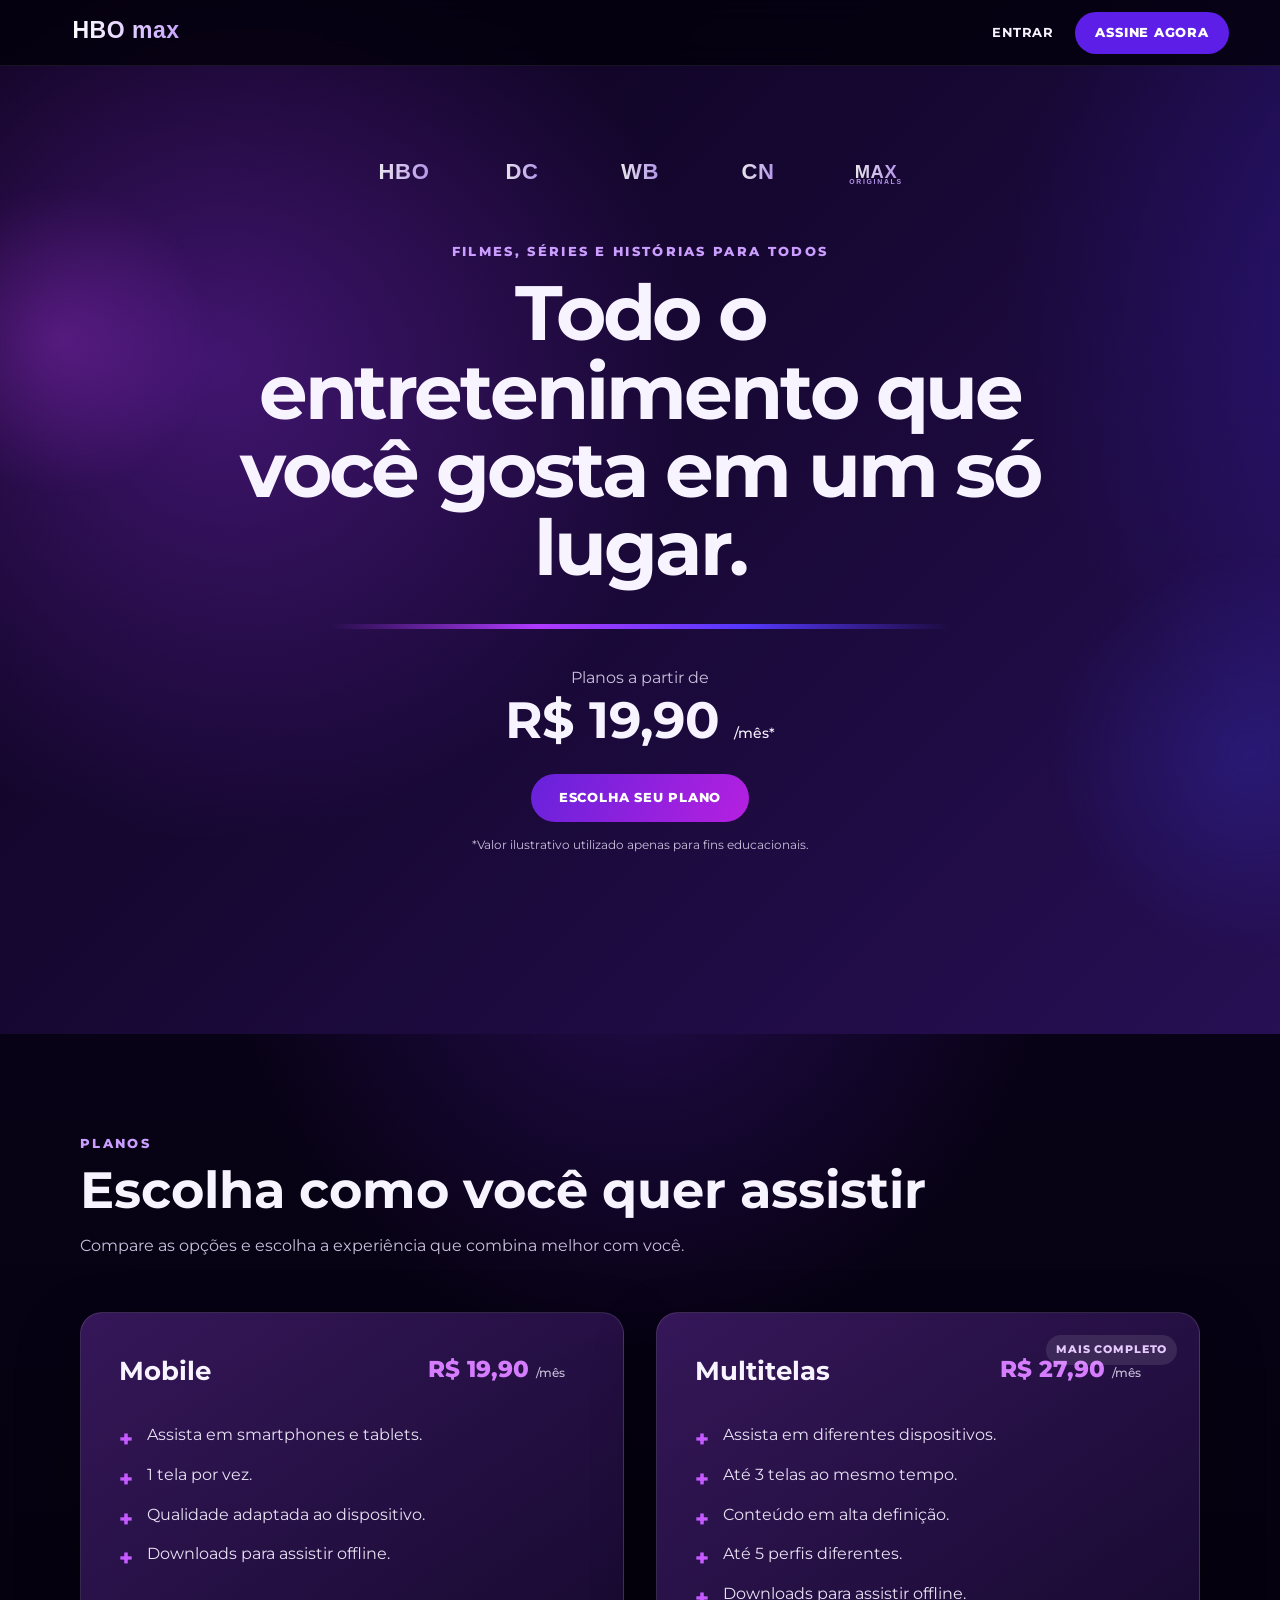
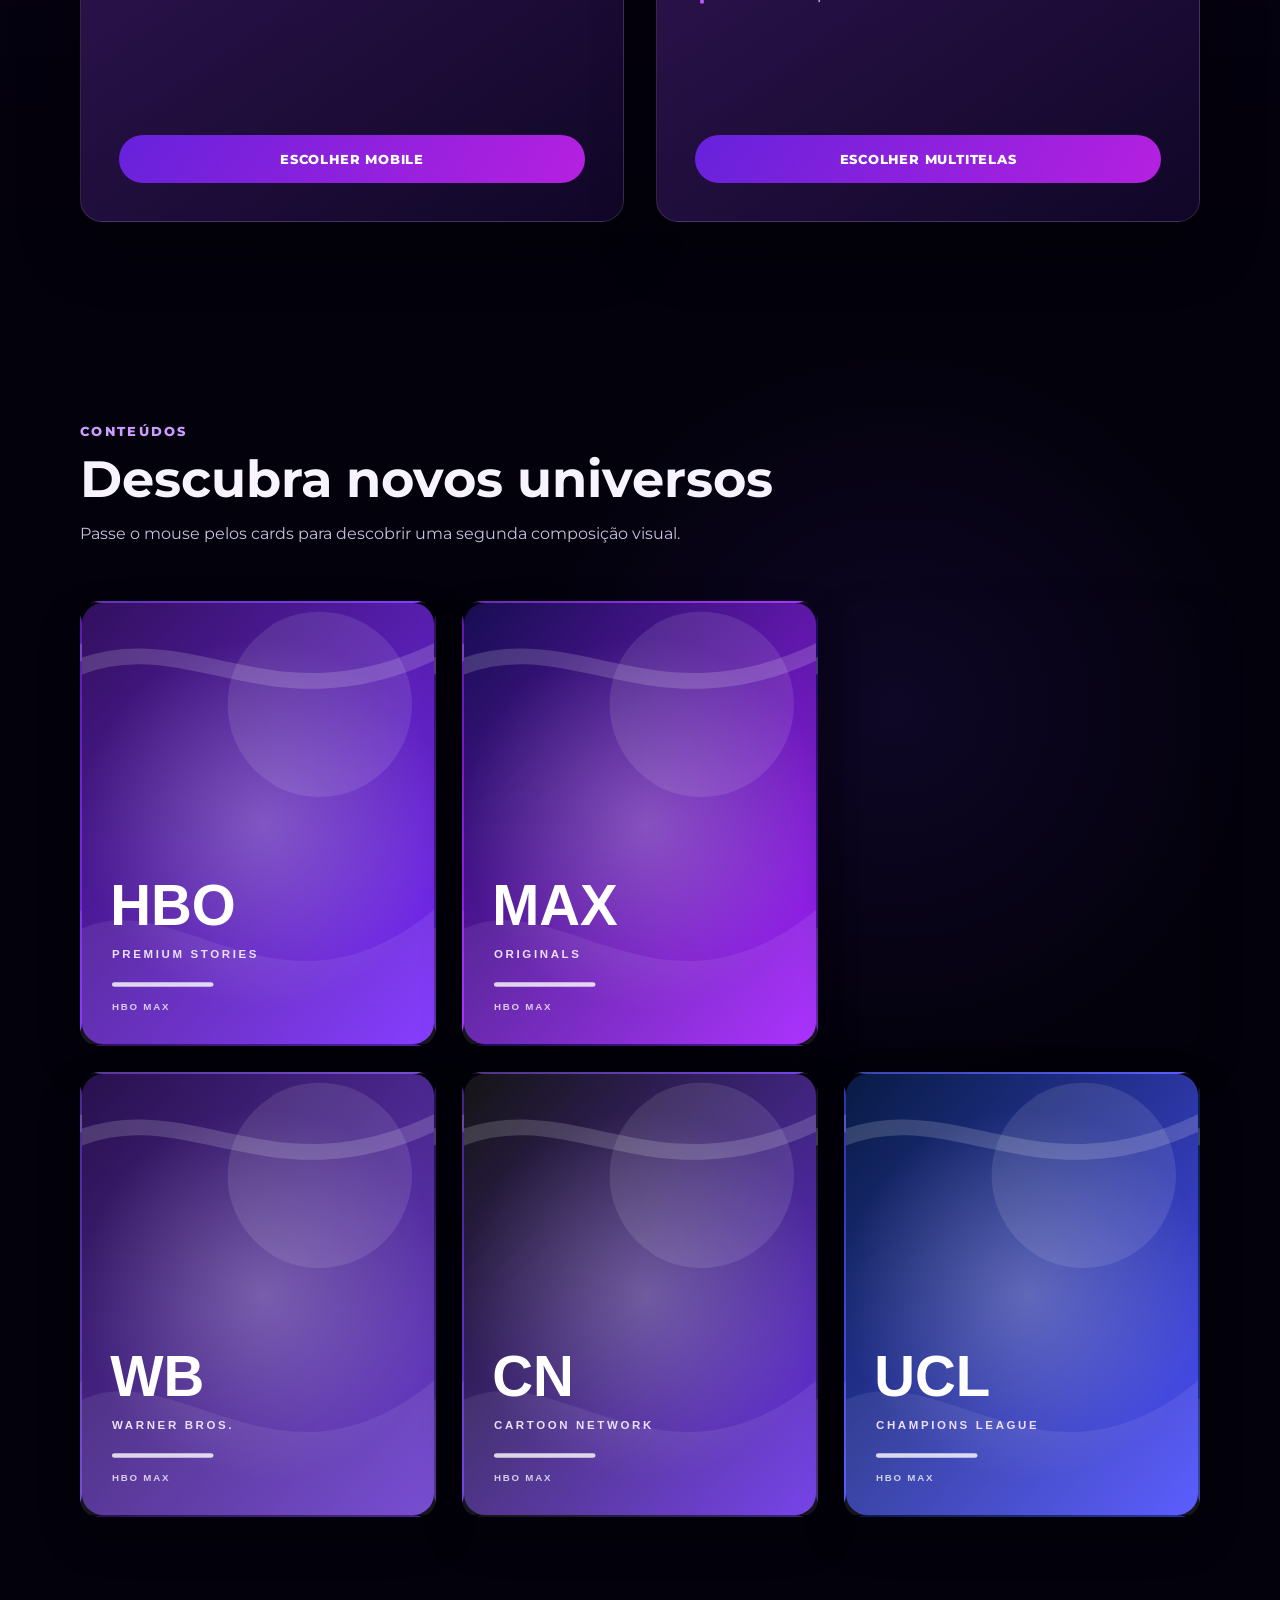
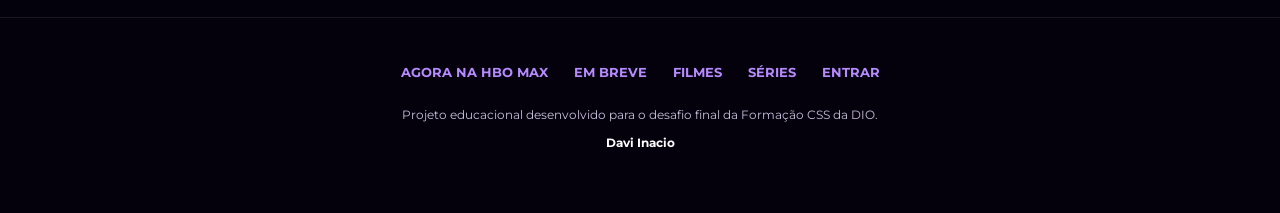
<file: index.html>
<!DOCTYPE html>
<html lang="pt-BR">
<head>
  <meta charset="UTF-8">
  <meta name="viewport" content="width=device-width, initial-scale=1.0">
  <meta name="description" content="Clone educacional inspirado na HBO Max, desenvolvido com HTML e CSS para o desafio final da formação CSS da DIO.">
  <title>HBO Max — Desafio DIO</title>
  <link rel="preconnect" href="https://fonts.googleapis.com">
  <link rel="preconnect" href="https://fonts.gstatic.com" crossorigin>
  <link href="https://fonts.googleapis.com/css2?family=Montserrat:wght@400;500;600;700;800&display=swap" rel="stylesheet">
  <link rel="stylesheet" href="style.css">
</head>
<body>
  <nav class="menu">
    <a class="brand" href="#top" aria-label="Página inicial HBO Max">
      <img src="assets/hbomax-logo.svg" alt="HBO Max">
    </a>

    <div class="menu__actions">
      <a class="menu__link" href="login.html">Entrar</a>
      <a class="button button--small" href="#plans">Assine agora</a>
    </div>
  </nav>

  <header class="hero" id="top">
    <div class="hero__content container">
      <div class="channels" aria-label="Marcas disponíveis na plataforma">
        <img src="assets/hbo.svg" alt="HBO">
        <img src="assets/dc.svg" alt="DC">
        <img src="assets/wb.svg" alt="Warner Bros.">
        <img src="assets/cn.svg" alt="Cartoon Network">
        <img src="assets/max.svg" alt="Max Originals">
      </div>

      <p class="eyebrow">Filmes, séries e histórias para todos</p>
      <h1>Todo o entretenimento que você gosta em um só lugar.</h1>
      <div class="divider" aria-hidden="true"></div>

      <div class="offer">
        <span>Planos a partir de</span>
        <strong>R$ 19,90 <small>/mês*</small></strong>
      </div>

      <a class="button button--gradient hero__cta" href="#plans">Escolha seu plano</a>
      <p class="legal-text">*Valor ilustrativo utilizado apenas para fins educacionais.</p>
    </div>
  </header>

  <main>
    <section class="plans section" id="plans">
      <div class="container">
        <p class="eyebrow">Planos</p>
        <h2>Escolha como você quer assistir</h2>
        <p class="section__intro">Compare as opções e escolha a experiência que combina melhor com você.</p>

        <div class="plans__grid">
          <article class="plan-card">
            <div>
              <div class="plan-card__header">
                <h3>Mobile</h3>
                <p class="price">R$ 19,90 <span>/mês</span></p>
              </div>
              <ul>
                <li>Assista em smartphones e tablets.</li>
                <li>1 tela por vez.</li>
                <li>Qualidade adaptada ao dispositivo.</li>
                <li>Downloads para assistir offline.</li>
              </ul>
            </div>
            <a class="button button--gradient" href="#contents">Escolher Mobile</a>
          </article>

          <article class="plan-card plan-card--featured">
            <span class="plan-card__badge">Mais completo</span>
            <div>
              <div class="plan-card__header">
                <h3>Multitelas</h3>
                <p class="price">R$ 27,90 <span>/mês</span></p>
              </div>
              <ul>
                <li>Assista em diferentes dispositivos.</li>
                <li>Até 3 telas ao mesmo tempo.</li>
                <li>Conteúdo em alta definição.</li>
                <li>Até 5 perfis diferentes.</li>
                <li>Downloads para assistir offline.</li>
              </ul>
            </div>
            <a class="button button--gradient" href="#contents">Escolher Multitelas</a>
          </article>
        </div>
      </div>
    </section>

    <section class="contents section" id="contents">
      <div class="container">
        <p class="eyebrow">Conteúdos</p>
        <h2>Descubra novos universos</h2>
        <p class="section__intro">Passe o mouse pelos cards para descobrir uma segunda composição visual.</p>

        <div class="contents__grid">
          <article class="content-card" style="--cover: url('assets/hbo-card.svg'); --hover-cover: url('assets/hbo-card-hover.svg');">
            <span class="sr-only">Conteúdos HBO</span>
          </article>
          <article class="content-card" style="--cover: url('assets/max-card.svg'); --hover-cover: url('assets/max-card-hover.svg');">
            <span class="sr-only">Max Originals</span>
          </article>
          <article class="content-card" style="--cover: url('assets/dc-card.svg'); --hover-cover: url('assets/dc-card-hover.svg');">
            <span class="sr-only">Conteúdos DC</span>
          </article>
          <article class="content-card" style="--cover: url('assets/wb-card.svg'); --hover-cover: url('assets/wb-card-hover.svg');">
            <span class="sr-only">Warner Bros.</span>
          </article>
          <article class="content-card" style="--cover: url('assets/cn-card.svg'); --hover-cover: url('assets/cn-card-hover.svg');">
            <span class="sr-only">Cartoon Network</span>
          </article>
          <article class="content-card" style="--cover: url('assets/champions-card.svg'); --hover-cover: url('assets/champions-card-hover.svg');">
            <span class="sr-only">Esportes</span>
          </article>
        </div>
      </div>
    </section>
  </main>

  <footer class="footer">
    <div class="container footer__content">
      <nav class="footer__nav" aria-label="Links do rodapé">
        <a href="#contents">Agora na HBO Max</a>
        <a href="#contents">Em breve</a>
        <a href="#contents">Filmes</a>
        <a href="#contents">Séries</a>
        <a href="login.html">Entrar</a>
      </nav>
      <p>Projeto educacional desenvolvido para o desafio final da Formação CSS da DIO.</p>
      <p class="footer__author">Davi Inacio</p>
    </div>
  </footer>
</body>
</html>
</file>
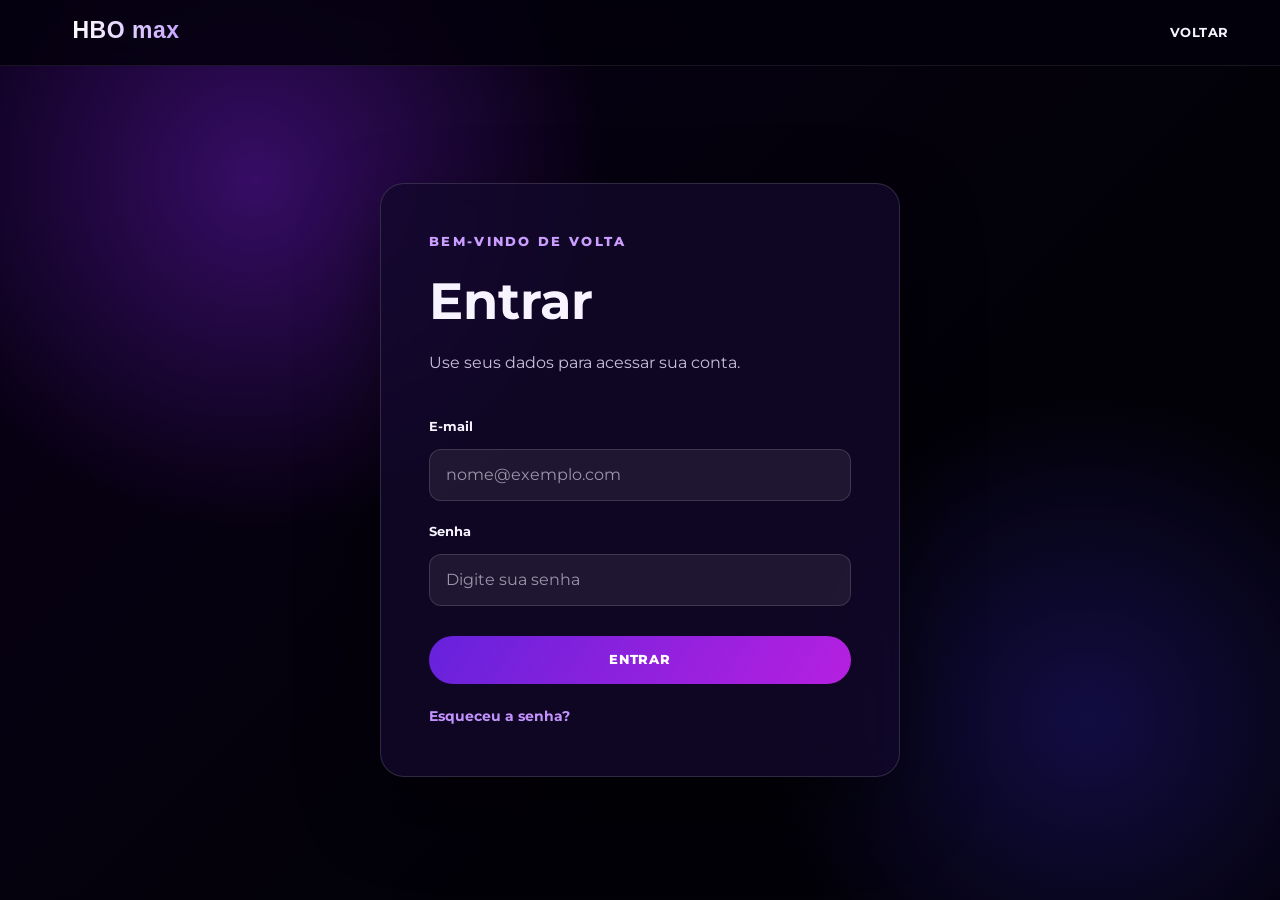
<file: login.html>
<!DOCTYPE html>
<html lang="pt-BR">
<head>
  <meta charset="UTF-8">
  <meta name="viewport" content="width=device-width, initial-scale=1.0">
  <title>Entrar — HBO Max</title>
  <link rel="preconnect" href="https://fonts.googleapis.com">
  <link rel="preconnect" href="https://fonts.gstatic.com" crossorigin>
  <link href="https://fonts.googleapis.com/css2?family=Montserrat:wght@400;500;600;700;800&display=swap" rel="stylesheet">
  <link rel="stylesheet" href="style.css">
  <link rel="stylesheet" href="login.css">
</head>
<body class="login-page">
  <nav class="menu">
    <a class="brand" href="index.html" aria-label="Voltar para a página inicial">
      <img src="assets/hbomax-logo.svg" alt="HBO Max">
    </a>
    <a class="menu__link" href="index.html">Voltar</a>
  </nav>

  <main class="login-main">
    <section class="login-card" aria-labelledby="login-title">
      <p class="eyebrow">Bem-vindo de volta</p>
      <h1 id="login-title">Entrar</h1>
      <p class="login-card__intro">Use seus dados para acessar sua conta.</p>

      <form class="login-form">
        <label for="email">E-mail</label>
        <input type="email" id="email" name="email" placeholder="nome@exemplo.com" required>

        <label for="password">Senha</label>
        <input type="password" id="password" name="password" placeholder="Digite sua senha" required>

        <button class="button button--gradient" type="submit">Entrar</button>
      </form>

      <a class="login-card__help" href="#">Esqueceu a senha?</a>
    </section>
  </main>
</body>
</html>
</file>
<file: style.css>
:root {
  --bg: #03010b;
  --bg-soft: #0d0622;
  --surface: rgba(32, 17, 67, 0.78);
  --surface-strong: #170b34;
  --text: #f7f4ff;
  --text-soft: #c9c0dc;
  --primary: #9d38ff;
  --secondary: #5d1ee8;
  --accent: #cf3fff;
  --border: rgba(255, 255, 255, 0.12);
  --shadow: 0 24px 60px rgba(0, 0, 0, 0.35);
}

* {
  margin: 0;
  padding: 0;
  box-sizing: border-box;
}

html {
  scroll-behavior: smooth;
}

body {
  min-height: 100vh;
  background: var(--bg);
  color: var(--text);
  font-family: "Montserrat", Arial, sans-serif;
  line-height: 1.6;
}

a {
  color: inherit;
  text-decoration: none;
}

img {
  max-width: 100%;
  display: block;
}

.container {
  width: min(1120px, calc(100% - 40px));
  margin-inline: auto;
}

.sr-only {
  position: absolute;
  width: 1px;
  height: 1px;
  padding: 0;
  margin: -1px;
  overflow: hidden;
  clip: rect(0, 0, 0, 0);
  white-space: nowrap;
  border: 0;
}

.menu {
  position: fixed;
  inset: 0 0 auto 0;
  z-index: 20;
  min-height: 64px;
  padding: 10px clamp(20px, 4vw, 56px);
  display: flex;
  align-items: center;
  justify-content: space-between;
  gap: 24px;
  background: rgba(3, 1, 11, 0.82);
  border-bottom: 1px solid rgba(255, 255, 255, 0.08);
  backdrop-filter: blur(14px);
}

.brand img {
  width: 150px;
}

.menu__actions {
  display: flex;
  align-items: center;
  gap: 22px;
}

.menu__link {
  font-weight: 700;
  letter-spacing: 0.04em;
  text-transform: uppercase;
  font-size: 0.82rem;
  transition: color 0.25s ease;
}

.menu__link:hover {
  color: #d8b5ff;
}

.button {
  position: relative;
  isolation: isolate;
  overflow: hidden;
  display: inline-flex;
  align-items: center;
  justify-content: center;
  min-height: 48px;
  padding: 0 28px;
  border: 0;
  border-radius: 999px;
  color: #fff;
  background: var(--secondary);
  font: inherit;
  font-size: 0.82rem;
  font-weight: 800;
  letter-spacing: 0.06em;
  text-transform: uppercase;
  cursor: pointer;
  transition: transform 0.25s ease, box-shadow 0.25s ease, background 0.25s ease;
}

.button::after {
  content: "";
  position: absolute;
  z-index: -1;
  inset: -50% auto -50% -40%;
  width: 35%;
  transform: rotate(18deg);
  background: rgba(255, 255, 255, 0.28);
  transition: left 0.5s ease;
}

.button:hover {
  transform: translateY(-2px);
  box-shadow: 0 14px 30px rgba(116, 38, 255, 0.35);
}

.button:hover::after {
  left: 120%;
}

.button--small {
  min-height: 42px;
  padding-inline: 20px;
}

.button--gradient {
  background: linear-gradient(120deg, #6622db, #b620e0, #7629ff);
  background-size: 200% 200%;
}

.hero {
  position: relative;
  min-height: 760px;
  padding: 150px 0 180px;
  display: grid;
  place-items: center;
  overflow: hidden;
  background:
    radial-gradient(circle at 12% 25%, rgba(160, 54, 255, 0.34), transparent 25%),
    radial-gradient(circle at 85% 20%, rgba(65, 40, 230, 0.38), transparent 27%),
    linear-gradient(-45deg, #21073b, #05010f, #311468, #090117);
  background-size: 140% 140%, 140% 140%, 400% 400%;
  animation: hero-gradient 12s ease-in-out infinite alternate;
}

.hero::before,
.hero::after {
  content: "";
  position: absolute;
  border-radius: 50%;
  filter: blur(6px);
  opacity: 0.5;
  pointer-events: none;
}

.hero::before {
  width: 320px;
  height: 320px;
  left: -100px;
  top: 180px;
  background: radial-gradient(circle, rgba(199, 63, 255, 0.5), transparent 68%);
  animation: orb-float 7s ease-in-out infinite;
}

.hero::after {
  width: 420px;
  height: 420px;
  right: -180px;
  bottom: 70px;
  background: radial-gradient(circle, rgba(63, 67, 255, 0.46), transparent 68%);
  animation: orb-float 9s ease-in-out infinite reverse;
}

.hero__content {
  position: relative;
  z-index: 2;
  display: flex;
  flex-direction: column;
  align-items: center;
  text-align: center;
}

.channels {
  max-width: 760px;
  display: flex;
  align-items: center;
  justify-content: center;
  flex-wrap: wrap;
  gap: 18px 26px;
  margin-bottom: 44px;
}

.channels img {
  width: 92px;
  height: 48px;
  object-fit: contain;
  opacity: 0;
  animation: channel-in 0.7s ease forwards;
}

.channels img:nth-child(2) { animation-delay: 0.1s; }
.channels img:nth-child(3) { animation-delay: 0.2s; }
.channels img:nth-child(4) { animation-delay: 0.3s; }
.channels img:nth-child(5) { animation-delay: 0.4s; }

.eyebrow {
  color: #ca9dff;
  font-size: 0.8rem;
  font-weight: 800;
  letter-spacing: 0.18em;
  text-transform: uppercase;
}

.hero h1 {
  max-width: 850px;
  margin-top: 12px;
  font-size: clamp(2.4rem, 6vw, 5rem);
  line-height: 1.02;
  letter-spacing: -0.04em;
}

.divider {
  width: min(620px, 78%);
  height: 5px;
  margin: 36px 0;
  border-radius: 999px;
  background: linear-gradient(90deg, transparent, #b03aff, #5538ff, transparent);
}

.offer {
  display: grid;
  gap: 4px;
  margin-bottom: 28px;
}

.offer span {
  color: var(--text-soft);
}

.offer strong {
  font-size: clamp(2rem, 4vw, 3.3rem);
  line-height: 1;
}

.offer small {
  font-size: 0.9rem;
  font-weight: 500;
}

.hero__cta {
  animation: wiggle 2.5s linear infinite, button-gradient 5s ease infinite;
}

.legal-text {
  margin-top: 14px;
  color: var(--text-soft);
  font-size: 0.72rem;
}

.section {
  padding: 100px 0;
}

.section h2 {
  margin-top: 8px;
  font-size: clamp(2rem, 4vw, 3.3rem);
  line-height: 1.1;
}

.section__intro {
  max-width: 720px;
  margin-top: 14px;
  color: var(--text-soft);
}

.plans {
  position: relative;
  background:
    radial-gradient(circle at 50% -10%, rgba(126, 42, 255, 0.22), transparent 35%),
    linear-gradient(180deg, #080216, #03010b);
}

.plans__grid {
  margin-top: 54px;
  display: grid;
  grid-template-columns: repeat(2, minmax(0, 1fr));
  gap: 32px;
  perspective: 1700px;
}

.plan-card {
  position: relative;
  min-height: 510px;
  padding: 38px;
  display: flex;
  flex-direction: column;
  justify-content: space-between;
  gap: 30px;
  border: 1px solid var(--border);
  border-radius: 22px;
  background: linear-gradient(145deg, rgba(64, 28, 105, 0.82), rgba(18, 7, 42, 0.9));
  box-shadow: var(--shadow);
  transform-style: preserve-3d;
  transition: transform 0.7s ease, border-color 0.3s ease, box-shadow 0.3s ease;
}

.plans__grid:has(.plan-card:first-child:hover) .plan-card:last-child {
  transform: rotateY(-12deg) scale(0.98);
}

.plans__grid:has(.plan-card:last-child:hover) .plan-card:first-child {
  transform: rotateY(12deg) scale(0.98);
}

.plan-card:hover {
  border-color: rgba(193, 106, 255, 0.65);
  box-shadow: 0 30px 70px rgba(68, 17, 134, 0.42);
}

.plan-card__badge {
  position: absolute;
  top: 22px;
  right: 22px;
  padding: 6px 10px;
  border-radius: 999px;
  background: rgba(255, 255, 255, 0.1);
  color: #e6caff;
  font-size: 0.68rem;
  font-weight: 800;
  letter-spacing: 0.08em;
  text-transform: uppercase;
}

.plan-card__header {
  display: flex;
  align-items: flex-start;
  justify-content: space-between;
  gap: 20px;
  padding-right: 20px;
}

.plan-card h3 {
  font-size: 1.6rem;
}

.price {
  color: #d67dff;
  font-weight: 800;
  font-size: 1.45rem;
  text-align: right;
}

.price span {
  color: var(--text-soft);
  font-size: 0.75rem;
  font-weight: 500;
}

.plan-card ul {
  margin-top: 30px;
  list-style: none;
  display: grid;
  gap: 14px;
}

.plan-card li {
  position: relative;
  padding-left: 28px;
  color: #e8e1f4;
}

.plan-card li::before {
  content: "+";
  position: absolute;
  left: 0;
  top: -1px;
  color: #c45aff;
  font-size: 1.45rem;
  font-weight: 800;
}

.contents {
  background:
    radial-gradient(circle at 70% 30%, rgba(72, 37, 180, 0.16), transparent 30%),
    #03010b;
}

.contents__grid {
  margin-top: 54px;
  display: grid;
  grid-template-columns: repeat(3, minmax(0, 1fr));
  gap: 26px;
}

.content-card {
  position: relative;
  aspect-ratio: 4 / 5;
  overflow: hidden;
  border-radius: 18px;
  border: 2px solid transparent;
  background-image: var(--cover);
  background-size: cover;
  background-position: center;
  box-shadow: 0 20px 40px rgba(0, 0, 0, 0.3);
  transition: transform 0.6s ease, border-color 0.35s ease, box-shadow 0.35s ease, background-image 0.35s ease;
}

.content-card::after {
  content: "";
  position: absolute;
  inset: 0;
  background: linear-gradient(180deg, transparent 55%, rgba(0, 0, 0, 0.45));
  opacity: 0;
  transition: opacity 0.4s ease;
}

.content-card:hover {
  transform: scale(1.045) translateY(-7px);
  border-color: rgba(188, 92, 255, 0.78);
  background-image: var(--hover-cover);
  box-shadow: 0 28px 60px rgba(105, 28, 201, 0.35);
}

.content-card:hover::after {
  opacity: 1;
}

.footer {
  padding: 44px 0 60px;
  border-top: 1px solid rgba(255, 255, 255, 0.08);
  background: #04010d;
}

.footer__content {
  text-align: center;
  color: var(--text-soft);
}

.footer__nav {
  display: flex;
  justify-content: center;
  flex-wrap: wrap;
  gap: 14px 26px;
  margin-bottom: 22px;
}

.footer__nav a {
  color: #b78bff;
  font-size: 0.82rem;
  font-weight: 700;
  text-transform: uppercase;
}

.footer__nav a:hover {
  color: #fff;
}

.footer p {
  font-size: 0.78rem;
}

.footer__author {
  margin-top: 8px;
  color: #fff;
  font-weight: 700;
}

@keyframes hero-gradient {
  0% { background-position: 0 0, 100% 0, 0% 50%; }
  50% { background-position: 20% 15%, 80% 10%, 100% 50%; }
  100% { background-position: 5% 5%, 95% 20%, 0% 50%; }
}

@keyframes orb-float {
  0%, 100% { transform: translate3d(0, 0, 0) scale(1); }
  50% { transform: translate3d(20px, -28px, 0) scale(1.08); }
}

@keyframes channel-in {
  from { opacity: 0; transform: translateY(16px) scale(0.94); }
  to { opacity: 0.9; transform: translateY(0) scale(1); }
}

@keyframes wiggle {
  0%, 10%, 42%, 100% { transform: rotate(0deg); }
  15% { transform: rotate(-7deg); }
  20% { transform: rotate(6deg); }
  25% { transform: rotate(-5deg); }
  30% { transform: rotate(4deg); }
  35% { transform: rotate(-2deg); }
}

@keyframes button-gradient {
  0%, 100% { background-position: 0% 50%; }
  50% { background-position: 100% 50%; }
}

@media (max-width: 900px) {
  .plans__grid {
    grid-template-columns: 1fr;
  }

  .plans__grid:has(.plan-card:first-child:hover) .plan-card:last-child,
  .plans__grid:has(.plan-card:last-child:hover) .plan-card:first-child {
    transform: none;
  }

  .contents__grid {
    grid-template-columns: repeat(2, minmax(0, 1fr));
  }
}

@media (max-width: 640px) {
  .container {
    width: min(100% - 28px, 1120px);
  }

  .menu {
    min-height: 58px;
    padding-inline: 14px;
  }

  .brand img {
    width: 116px;
  }

  .menu__actions {
    gap: 10px;
  }

  .menu__link {
    font-size: 0.7rem;
  }

  .button--small {
    min-height: 38px;
    padding-inline: 14px;
    font-size: 0.67rem;
  }

  .hero {
    min-height: 720px;
    padding: 130px 0 130px;
  }

  .channels {
    gap: 14px;
    margin-bottom: 32px;
  }

  .channels img {
    width: 70px;
    height: 36px;
  }

  .hero h1 {
    font-size: clamp(2.2rem, 12vw, 3.6rem);
  }

  .section {
    padding: 76px 0;
  }

  .plan-card {
    min-height: auto;
    padding: 28px 24px;
  }

  .plan-card__header {
    flex-direction: column;
    padding-right: 0;
  }

  .price {
    text-align: left;
  }

  .contents__grid {
    grid-template-columns: repeat(6, minmax(78vw, 1fr));
    grid-auto-flow: column;
    overflow-x: auto;
    scroll-snap-type: x mandatory;
    padding: 4px 4px 18px;
  }

  .content-card {
    scroll-snap-align: start;
  }
}

@media (hover: none), (pointer: coarse) {
  .content-card:hover,
  .plan-card:hover,
  .button:hover {
    transform: none;
  }
}

@media (prefers-reduced-motion: reduce) {
  *, *::before, *::after {
    animation-duration: 0.001ms !important;
    animation-iteration-count: 1 !important;
    scroll-behavior: auto !important;
    transition-duration: 0.001ms !important;
  }
}
</file>
<file: login.css>
.login-page {
  overflow-x: hidden;
  background:
    radial-gradient(circle at 20% 20%, rgba(144, 36, 255, 0.35), transparent 28%),
    radial-gradient(circle at 85% 80%, rgba(70, 49, 255, 0.24), transparent 25%),
    linear-gradient(135deg, #090018, #020107 65%);
}

.login-main {
  min-height: 100vh;
  padding: 110px 20px 50px;
  display: grid;
  place-items: center;
}

.login-card {
  width: min(520px, 100%);
  padding: clamp(28px, 5vw, 48px);
  border: 1px solid rgba(255, 255, 255, 0.14);
  border-radius: 24px;
  background: rgba(19, 8, 43, 0.78);
  backdrop-filter: blur(18px);
  box-shadow: 0 30px 80px rgba(0, 0, 0, 0.45);
  animation: login-in 0.75s ease both;
}

.login-card h1 {
  margin-top: 8px;
  font-size: clamp(2rem, 7vw, 3.2rem);
}

.login-card__intro {
  margin-top: 8px;
  color: var(--text-soft);
}

.login-form {
  margin-top: 32px;
  display: grid;
  gap: 12px;
}

.login-form label {
  margin-top: 8px;
  font-size: 0.82rem;
  font-weight: 700;
}

.login-form input {
  width: 100%;
  min-height: 52px;
  padding: 0 16px;
  border: 1px solid rgba(255, 255, 255, 0.14);
  border-radius: 12px;
  outline: none;
  background: rgba(255, 255, 255, 0.07);
  color: #fff;
  font: inherit;
  transition: border-color 0.25s ease, box-shadow 0.25s ease, transform 0.25s ease;
}

.login-form input::placeholder {
  color: #9d94ae;
}

.login-form input:focus {
  border-color: #b35dff;
  box-shadow: 0 0 0 4px rgba(169, 78, 255, 0.12);
  transform: translateY(-1px);
}

.login-form .button {
  margin-top: 18px;
  width: 100%;
}

.login-card__help {
  display: inline-block;
  margin-top: 22px;
  color: #c492ff;
  font-size: 0.85rem;
  font-weight: 700;
}

@keyframes login-in {
  from {
    opacity: 0;
    transform: translateY(24px) scale(0.98);
  }
  to {
    opacity: 1;
    transform: translateY(0) scale(1);
  }
}
</file>
